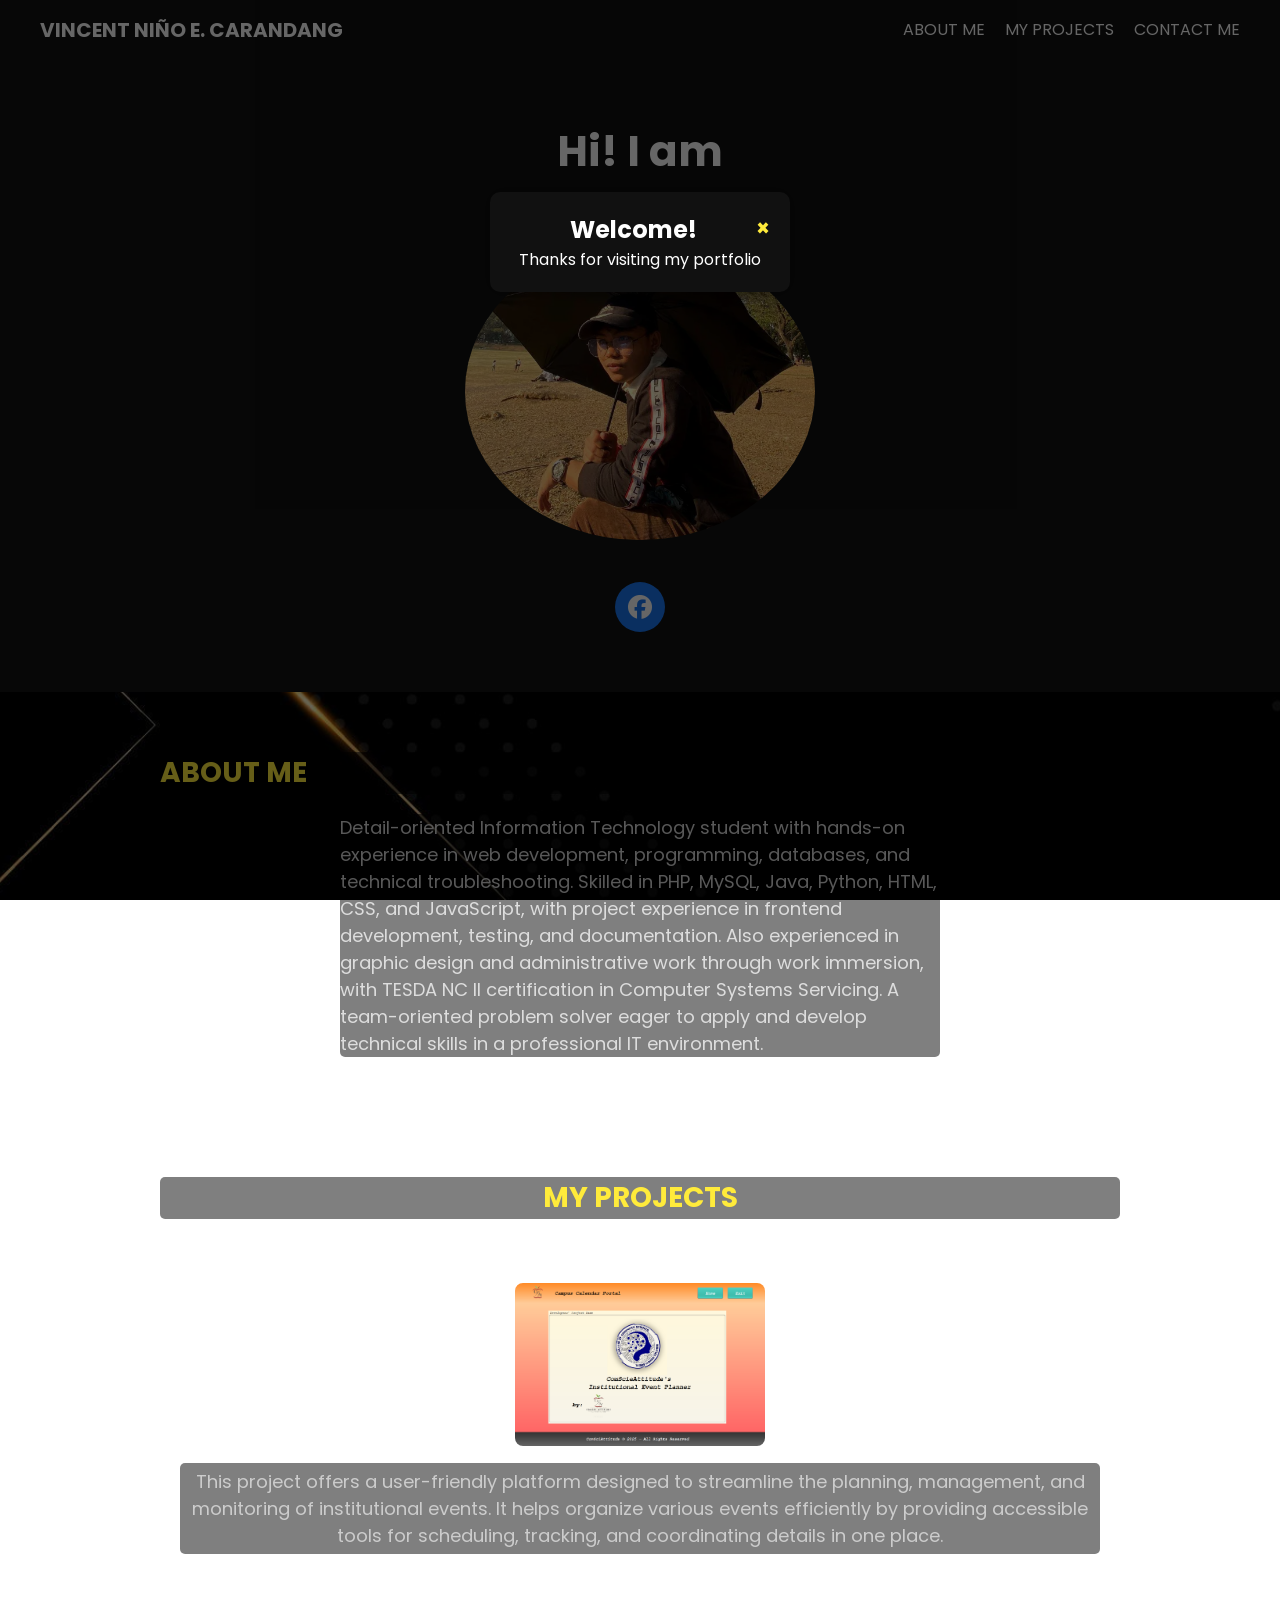
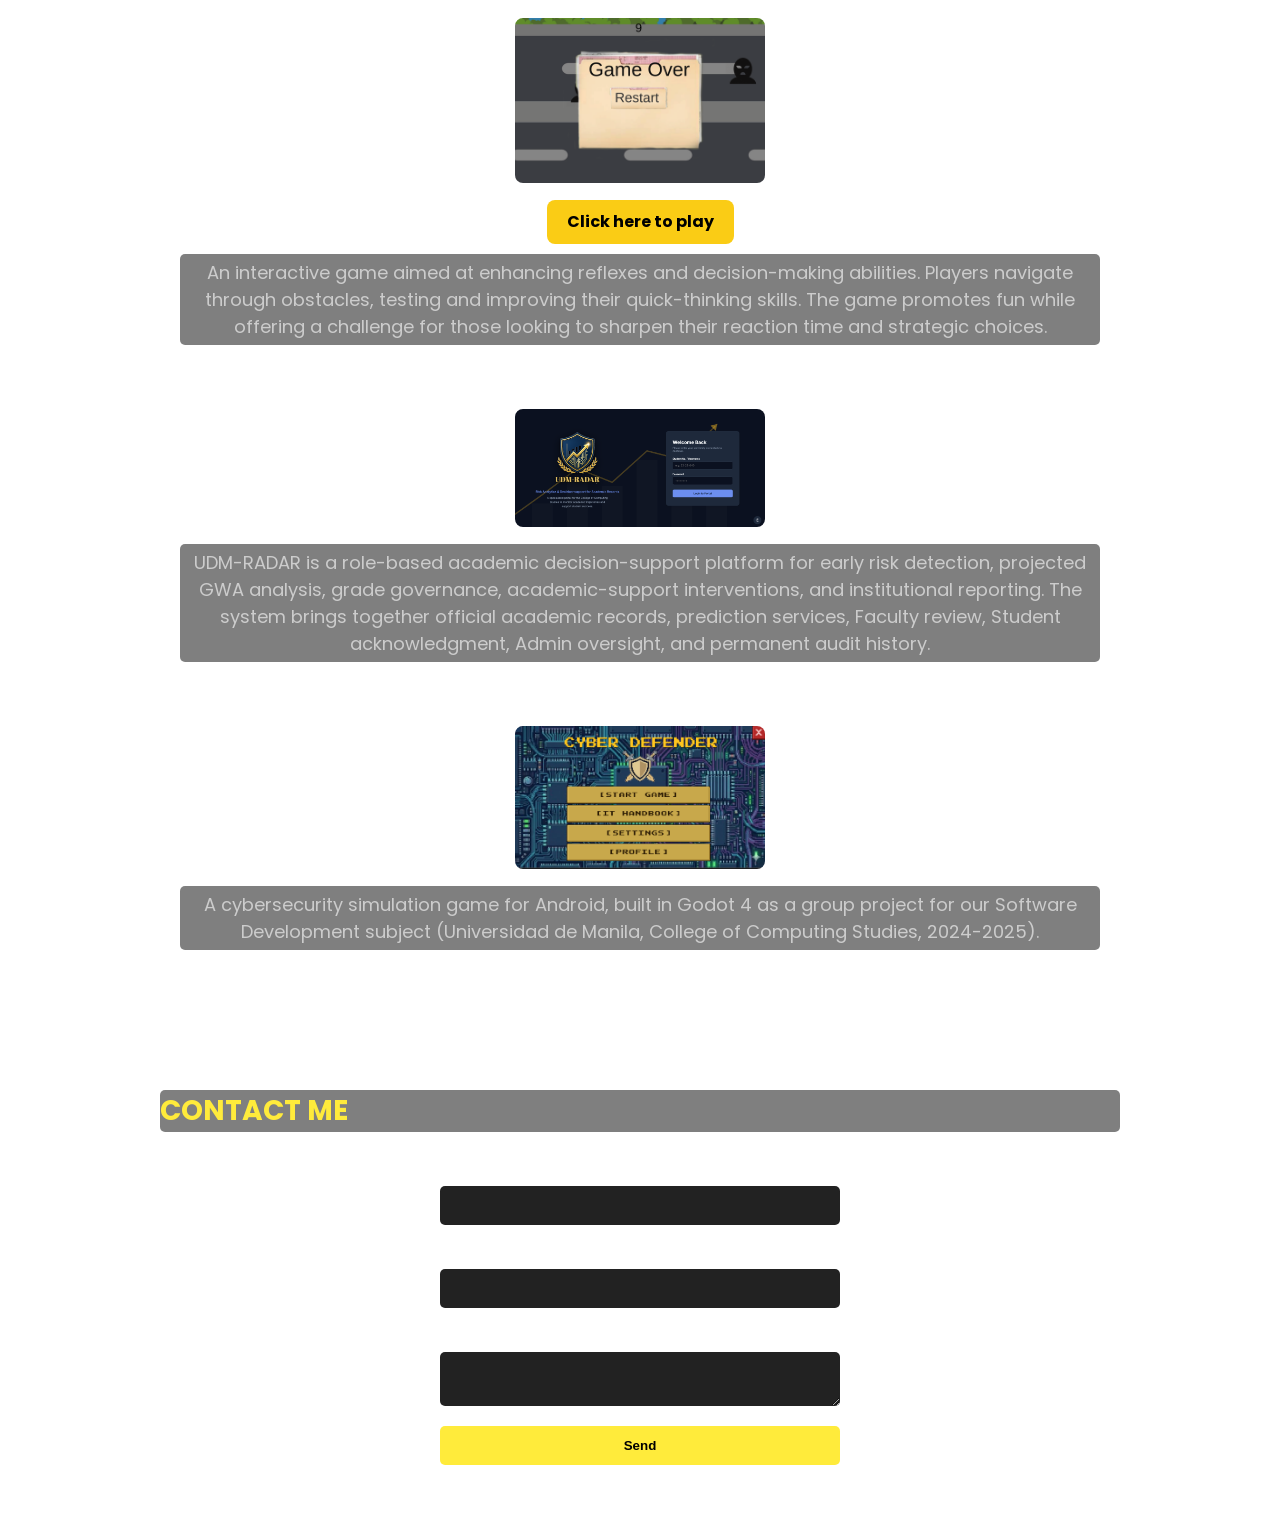
<file: CarandangHub/apps/portfolio/index.html>
<!DOCTYPE html>
<html lang="en">
<head>
  <meta charset="UTF-8">
  <meta name="viewport" content="width=device-width, initial-scale=1.0">
  <title>Activity 1</title>
  <link rel="stylesheet" href="styles.css">
  <link rel="stylesheet" href="https://cdnjs.cloudflare.com/ajax/libs/font-awesome/6.4.0/css/all.min.css">
</head>

<body>

  <nav>
    <div class="logo">Vincent Niño E. Carandang </div>
    <ul class="nav-links">
      <li><a href="#about">About Me</a></li>
      <li><a href="#projects">My Projects</a></li>
      <li><a href="#contact">Contact Me</a></li>
    </ul>
  </nav>

  <div id="welcomeModal" class="modal">
    <div class="modal-content">
      <span class="close-btn">&times;</span>
      <h2>Welcome!</h2>
      <p>Thanks for visiting my portfolio </p>
    </div>
  </div>

  <header>
    <h1>Hi! I am</h1>
    <h2> Vincent Niño E. Carandang</h2>
    <img src="Images/Me2.png" alt="Me">
     <div id="social-links">
      <a href="https://www.facebook.com/vincentnino.carandang" target="_blank" class="social-icon facebook">
        <i class="fab fa-facebook"></i>
      </a>
    </div>
  </header>

  <section id="about">
    <h3>About Me</h3>
    <p>Detail-oriented Information Technology student with hands-on experience in web development, programming, databases, and technical troubleshooting. Skilled in PHP, MySQL, Java, Python, HTML, CSS, and JavaScript, with project experience in frontend development, testing, and documentation. Also experienced in graphic design and administrative work through work immersion, with TESDA NC II certification in Computer Systems Servicing. A team-oriented problem solver eager to apply and develop technical skills in a professional IT environment.</p>
  </section>

  <section id="projects">
    <h3>My Projects</h3>

  <!-- 1st Project -->
     <div class="project">
      <h4>INSTITUTIONAL EVENT PLANNER</h4>
      <img src="Images/MainFrame.png" alt="Project Screenshot">
      <p>This project offers a user-friendly platform designed to streamline the planning, management, and monitoring of institutional events. It helps organize various events efficiently by providing accessible tools for scheduling, tracking, and coordinating details in one place.</p>
    </div>

    <!-- 2nd Project -->
    <div class="project">
      <h4>OBSTACLE GAME</h4>
      <img src="Images/Game3.png" alt="Project Screenshot">
      <a href="https://raijin-neo.itch.io/test" target="_blank" class="btn primary">
        Click here to play
      </a>
      <p>An interactive game aimed at enhancing reflexes and decision-making abilities. Players navigate through obstacles, testing and improving their quick-thinking skills. The game promotes fun while offering a challenge for those looking to sharpen their reaction time and strategic choices.</p>
    </div>

    <!-- 3rd Project -->
    <div class="project">
      <h4>CAPSTONE PROJECT</h4>
      <img src="Images/udm_radar.png" alt="Project Screenshot">
       <p>UDM-RADAR is a role-based academic decision-support platform for early risk detection, projected GWA analysis, grade governance, academic-support interventions, and institutional reporting. The system brings together official academic records, prediction services, Faculty review, Student acknowledgment, Admin oversight, and permanent audit history.</p>
    </div>

    <!-- 4th Project -->
    <div class="project">
      <h4>SOFTDEV PROJECT</h4>
      <img src="Images/cyber_defender.png" alt="Project Screenshot">
      <p>A cybersecurity simulation game for Android, built in Godot 4 as a group project for our Software Development subject (Universidad de Manila, College of Computing Studies, 2024-2025).</p>
    </div>
  </section>

  <section id="contact">
    <h3>Contact Me</h3>
    <form id="contactForm">
      <label for="name">Name:</label>
      <input type="text" id="name" name="name" required>
      
      <label for="email">Email:</label>
      <input type="email" id="email" name="email" required>
      
      <label for="message">Message:</label>
      <textarea id="message" name="message"></textarea>
      
      <button type="submit">Send</button>
    </form>
  </section>

  <script src="script.js"></script>
</body>
</html>
</file>
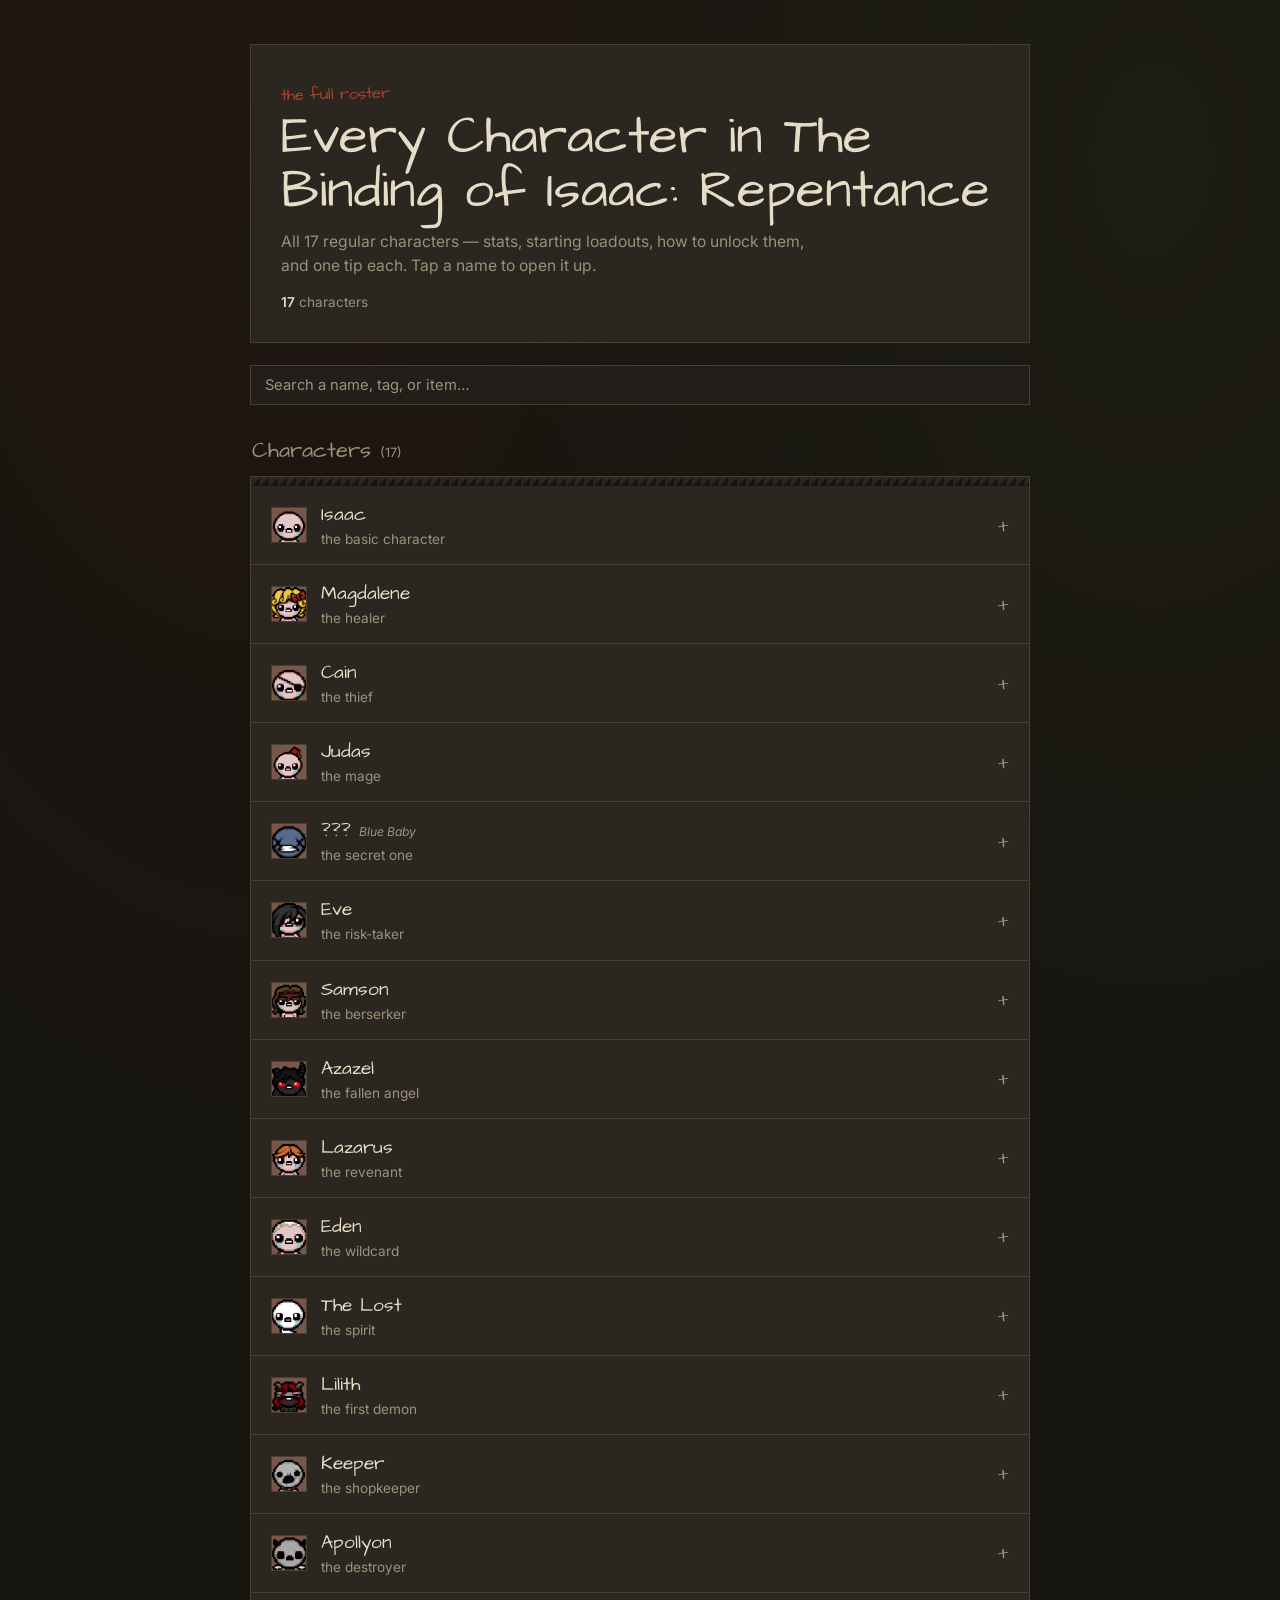
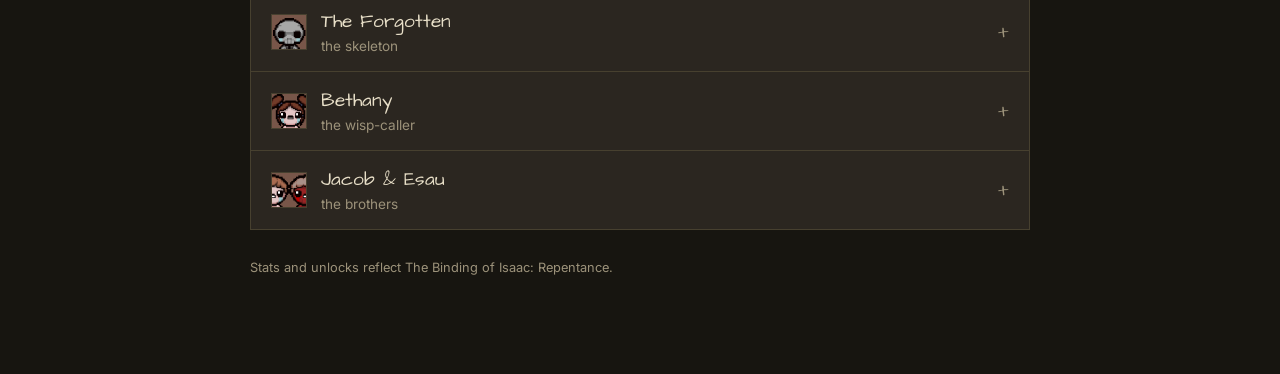
<file: CarandangHub/apps/isaac/isaac.html>
<!DOCTYPE html>
<html lang="en">
<head>
<meta charset="UTF-8">
<meta name="viewport" content="width=device-width, initial-scale=1.0">
<title>The Binding of Isaac: Repentance — Full Character Roster</title>
<link rel="preconnect" href="https://fonts.googleapis.com">
<link href="https://fonts.googleapis.com/css2?family=Architects+Daughter&family=Inter:wght@400;500;600;700&display=swap" rel="stylesheet">
<link rel="stylesheet" href="styles.css">

</head>
<body>

<div class="wrap">

  <div class="hero">
    <span class="hero-kicker">the full roster</span>
    <h1>Every Character in The Binding of Isaac: Repentance</h1>
    <p class="sub">All 17 regular characters — stats, starting loadouts, how to unlock them, and one tip each. Tap a name to open it up.</p>
    <div class="hero-counts">
      <span><b>17</b> characters</span>
    </div>
  </div>

  <div class="controls">
    <input type="text" class="search-input" id="searchInput" placeholder="Search a name, tag, or item…" aria-label="Search characters">
  </div>

  <h2 class="section-heading">Characters <span class="count">(17)</span></h2>
  <div class="box" id="regularBox">
    <div class="box-torn" aria-hidden="true"></div>
    <div id="regularList"></div>
  </div>

  <div class="empty-state hidden" id="emptyState">nothing in the item pool matches that</div>

  <footer>Stats and unlocks reflect The Binding of Isaac: Repentance.</footer>

</div>

<script src="script.js"></script>

</body>
</html>
</file>
<file: CarandangHub/apps/portfolio/styles.css>
@import url('https://fonts.googleapis.com/css2?family=Poppins:ital,wght@0,100;0,200;0,300;0,400;0,500;0,600;0,700;0,800;0,900;1,100;1,200;1,300;1,400;1,500;1,600;1,700;1,800;1,900&display=swap');

* {
  margin: 0;
  padding: 0;
  box-sizing: border-box;
}

body {
  font-family: "Poppins", sans-serif;
  background: url("Images/Background2.jpg") no-repeat center center fixed;
  background-size: cover;   
  color: #ffffff;
  line-height: 1.5;
}

nav {
  display: flex;
  justify-content: space-between;
  align-items: center;
  background: #111;
  padding: 15px 40px;
  position: sticky;
  top: 0;
  z-index: 1000;
  text-transform: uppercase;
}

.logo {
  color: #fff;
  font-size: 20px;
  font-weight: bold;
}

.nav-links {
  list-style: none;
  display: flex;
  gap: 20px;
}

.nav-links li {
  display: inline;
}

.nav-links a {
  text-decoration: none;
  color: #fff;
  font-size: 16px;
  transition: color 0.3s;
}

.nav-links a:hover {
  color: #facc15; 
}

.btn {
  display: inline-block;
  padding: 10px 20px;
  text-decoration: none; 
  border-radius: 8px;
  font-weight: bold;
  transition: 0.3s;
}

.btn.primary {
  display: block;          
  width: fit-content;      
  margin: 10px auto;      
  padding: 10px 20px;
  background-color: #facc15;
  color: #000;
  text-decoration: none;
  border-radius: 8px;
  font-weight: bold;
  transition: 0.3s;
}

header {
  background: #111;
  color: #fff;
  text-align: center;
  padding: 60px 20px;
}
header h1 {
  font-size: 42px;
  font-weight: bold;
}
header h2 {
  font-size: 20px;
  font-weight: normal;
  color: #ccc;
  margin-top: 10px;
}
header h4 {
  font-size: 20px;
  margin-bottom: 20px;
  color: #fcfbf9;
}
header img {
  margin-top: 20px;
  width: 350px;
  border-radius: 50%;
}

section {
  padding: 60px 20px;
  max-width: 1000px;
  margin: auto;
}
section h3 {
  font-size: 28px;
  margin-bottom: 20px;
  color: #ffeb3b;
  text-transform: uppercase;
  background-color: rgba(0, 0, 0, 0.5);
  border-radius: 5px;
}

#about p {
  font-size: 18px;
  color: #ddd;
  background-color: rgba(0, 0, 0, 0.5);
  border-radius: 5px;
  max-width: 600px;
  margin: auto;
}

#projects {
  text-align: center;
}
.project {
  display: inline-block;
  margin: 20px;
}
.project img {
  width: 250px;
  border-radius: 8px;
  transition: transform 0.3s;
}
.project img:hover {
  transform: scale(1.50);
}
.project p {
  margin-top: 10px;
  font-size: 18px;
  color: #ccc;
  background-color: rgba(0, 0, 0, 0.5);
  padding: 5px;
  border-radius: 5px;
}

form {
  max-width: 400px;
  margin: auto;
  display: flex;
  flex-direction: column;
}
form input, form textarea, form button {
  margin: 10px 0;
  padding: 12px;
  border: none;
  border-radius: 5px;
}
form input, form textarea {
  background: #222;
  color: #fff;
}
form button {
  background: #ffeb3b;
  color: #000;
  font-weight: bold;
  cursor: pointer;
}
form button:hover {
  opacity: 0.9;
}
a, button {
  transition: all 0.3s ease;
}

#social-links {
  text-align: center; 
  margin-top: 20px;
}

.social-icon {
  display: inline-flex;
  align-items: center;
  justify-content: center;
  width: 50px;
  height: 50px;
  border-radius: 50%;
  font-size: 24px;
  color: white;
  text-decoration: none;
  transition: 0.3s;
  margin-top: 15px;
}

.social-icon.facebook {
  background: #1877f2;
}

.social-icon.facebook:hover {
  background: #145dbf;
}

.modal {
  display: none; 
  position: fixed;
  z-index: 1000;
  left: 0;
  top: 0;
  width: 100%;
  height: 100%;
  background-color: rgba(0,0,0,0.6);
}

.modal-content {
  background: #111;
  color: #fff;
  margin: 15% auto;
  padding: 20px;
  border-radius: 10px;
  width: 300px;
  text-align: center;
  box-shadow: 0 0 15px rgba(0,0,0,0.5);
  animation: fadeIn 0.5s ease;
}

.close-btn {
  float: right;
  font-size: 22px;
  font-weight: bold;
  cursor: pointer;
  color: #ffeb3b;
}

.close-btn:hover {
  color: #fff;
}

@keyframes fadeIn {
  from {opacity: 0; transform: translateY(-20px);}
  to {opacity: 1; transform: translateY(0);}
}
</file>
<file: CarandangHub/apps/isaac/styles.css>
:root {
    --bg: #171510;
    --panel: #2b2620;
    --panel-2: #221f1a;
    --edge: #47402f;
    --paper: #e8dfc8;
    --paper-dim: #9c927a;
    --blood: #8a1f1f;
    --blood-bright: #b3432f;
    --green: #6f7a3a;
    --green-bright: #8b9b48;
    --purple: #5a4a6e;
    --purple-bright: #7a63a0;
  }
  :root:not([data-theme="light"]) { color-scheme: dark; }
  :root[data-theme="light"] {
    --bg: #e9e2cd;
    --panel: #f4eedb;
    --panel-2: #ece4cc;
    --edge: #c9bd9c;
    --paper: #241f17;
    --paper-dim: #6b6250;
  }

  * { box-sizing: border-box; }
  html, body { margin: 0; background: var(--bg); color: var(--paper); font-family: 'Inter', sans-serif; -webkit-font-smoothing: antialiased; }
  body {
    background-image:
      radial-gradient(ellipse at 20% -10%, rgba(138,31,31,0.10), transparent 45%),
      radial-gradient(ellipse at 90% 8%, rgba(111,122,58,0.08), transparent 40%);
  }
  a { color: inherit; }

  .wrap { max-width: 820px; margin: 0 auto; padding: 44px 20px 96px; }

  /* Hero */
  .hero { position: relative; padding: 38px 30px 32px; background: var(--panel); border: 1px solid var(--edge); margin-bottom: 22px; }
  .hero::before { content: ""; position: absolute; inset: 0; pointer-events: none; background-image: repeating-linear-gradient(90deg, rgba(0,0,0,0.15) 0 1px, transparent 1px 3px); opacity: 0.25; }
  .hero-kicker { font-family: 'Architects Daughter', cursive; color: var(--blood-bright); font-size: 1.02rem; margin: 0 0 4px; display: inline-block; transform: rotate(-1deg); }
  .hero h1 { font-family: 'Architects Daughter', cursive; font-weight: 400; font-size: clamp(2.1rem, 7vw, 3.3rem); line-height: 1.02; margin: 0 0 12px; }
  .hero p.sub { max-width: 54ch; font-size: 0.98rem; line-height: 1.55; color: var(--paper-dim); margin: 0; }
  .hero-counts { margin-top: 16px; display: flex; gap: 18px; font-size: 0.85rem; color: var(--paper-dim); }
  .hero-counts b { color: var(--paper); font-weight: 600; }

  /* Controls */
  .controls { display: flex; flex-wrap: wrap; gap: 10px; margin-bottom: 20px; align-items: center; }
  .search-input {
    flex: 1 1 220px;
    background: var(--panel-2);
    border: 1px solid var(--edge);
    color: var(--paper);
    font-family: 'Inter', sans-serif;
    font-size: 0.92rem;
    padding: 10px 14px;
  }
  .search-input::placeholder { color: var(--paper-dim); }
  .search-input:focus-visible { outline: 2px solid var(--green-bright); outline-offset: 1px; }
  .filter-group { display: flex; gap: 6px; }
  .filter-btn {
    font-family: 'Architects Daughter', cursive;
    font-size: 1rem;
    background: var(--panel-2);
    color: var(--paper-dim);
    border: 1px solid var(--edge);
    padding: 8px 16px 6px;
    cursor: pointer;
  }
  .filter-btn:hover { color: var(--paper); border-color: var(--paper-dim); }
  .filter-btn.active { background: var(--blood); color: #f4e9d8; border-color: var(--blood); }
  .filter-btn:focus-visible { outline: 2px solid var(--green-bright); outline-offset: 2px; }

  /* Section framing */
  .section-heading {
    font-family: 'Architects Daughter', cursive;
    font-weight: 400;
    font-size: 1.4rem;
    margin: 30px 2px 10px;
    color: var(--paper-dim);
  }
  .section-heading .count { color: var(--paper-dim); font-family: 'Inter'; font-size: 0.8rem; }

  .box { background: var(--panel); border: 1px solid var(--edge); }
  .box-torn { height: 9px; background: linear-gradient(135deg, transparent 50%, var(--bg) 50%) 0 0/9px 9px repeat-x, var(--panel); }

  /* Roster rows */
  .roster-item { border-bottom: 1px solid var(--edge); }
  .roster-item:last-child { border-bottom: none; }
  .roster-item.hidden { display: none; }

  .roster-head {
    width: 100%;
    display: flex;
    align-items: center;
    gap: 14px;
    padding: 15px 20px;
    background: none;
    border: none;
    color: var(--paper);
    text-align: left;
    cursor: pointer;
    font-family: 'Inter', sans-serif;
  }
  .roster-head:hover { background: rgba(255,255,255,0.02); }
  .roster-head:focus-visible { outline: 2px solid var(--green-bright); outline-offset: -2px; }

  .roster-icon {
    position: relative;
    flex: 0 0 auto;
    width: 36px; height: 36px;
    display: flex; align-items: center; justify-content: center;
    background: var(--panel-2);
    border: 1px solid var(--edge);
    color: var(--green-bright);
    overflow: hidden;
  }
  .roster-icon.tainted { color: var(--blood-bright); }
  .roster-icon svg { width: 20px; height: 20px; }
  .roster-portrait {
    position: absolute;
    inset: 0;
    width: 100%; height: 100%;
    object-fit: cover;
    display: block;
  }
  .roster-icon-fallback {
    display: none;
    align-items: center; justify-content: center;
    width: 100%; height: 100%;
  }

  .roster-info { flex: 1 1 auto; min-width: 0; }
  .roster-name {
    font-family: 'Architects Daughter', cursive;
    font-size: 1.2rem;
    margin: 0;
    display: flex;
    align-items: baseline;
    gap: 8px;
    flex-wrap: wrap;
  }
  .roster-epithet { font-family: 'Inter'; font-size: 0.76rem; color: var(--paper-dim); font-style: italic; }
  .roster-tagline { margin: 2px 0 0; font-size: 0.85rem; color: var(--paper-dim); line-height: 1.4; }

  .roster-chevron {
    flex: 0 0 auto;
    font-family: 'Architects Daughter', cursive;
    font-size: 1.3rem;
    color: var(--paper-dim);
    transition: transform 250ms ease;
  }
  .roster-item.open .roster-chevron { transform: rotate(45deg); }

  .roster-body {
    max-height: 0;
    overflow: hidden;
    transition: max-height 320ms ease;
  }
  .roster-item.open .roster-body { max-height: 900px; }
  .roster-body-inner { padding: 4px 20px 22px 44px; }

  .stat-chip-row { display: flex; flex-wrap: wrap; gap: 8px; margin-bottom: 16px; }
  .stat-chip {
    border: 1px solid var(--edge);
    background: var(--panel-2);
    padding: 5px 10px;
    font-size: 0.78rem;
    color: var(--paper-dim);
    white-space: nowrap;
  }
  .stat-chip b { color: var(--paper); font-weight: 600; }

  .detail-block { margin-bottom: 14px; }
  .detail-block:last-child { margin-bottom: 0; }
  .detail-label {
    font-family: 'Architects Daughter', cursive;
    font-size: 0.98rem;
    color: var(--green-bright);
    margin: 0 0 5px;
  }
  .detail-text { margin: 0; font-size: 0.88rem; color: var(--paper-dim); line-height: 1.55; }
  .detail-text b { color: var(--paper); font-weight: 600; }

  .loadout-mini-list { list-style: none; margin: 0; padding: 0; }
  .loadout-mini-list li {
    font-size: 0.88rem;
    color: var(--paper-dim);
    line-height: 1.5;
    padding: 3px 0;
  }
  .loadout-mini-list li b { color: var(--paper); font-weight: 600; }

  .empty-state {
    padding: 30px 24px;
    text-align: center;
    color: var(--paper-dim);
    font-size: 0.9rem;
    font-family: 'Architects Daughter', cursive;
    font-size: 1.1rem;
  }
  .empty-state.hidden { display: none; }

  footer { text-align: left; color: var(--paper-dim); font-size: 0.8rem; margin-top: 28px; line-height: 1.6; }

  @media (prefers-reduced-motion: reduce) {
    .roster-body, .roster-chevron { transition: none; }
  }

  @media (max-width: 480px) {
    .hero { padding: 28px 18px 24px; }
    .roster-head { padding: 13px 14px; gap: 10px; }
    .roster-body-inner { padding: 4px 14px 18px 30px; }
    .hero-counts { flex-wrap: wrap; gap: 10px 16px; }
  }
</file>
